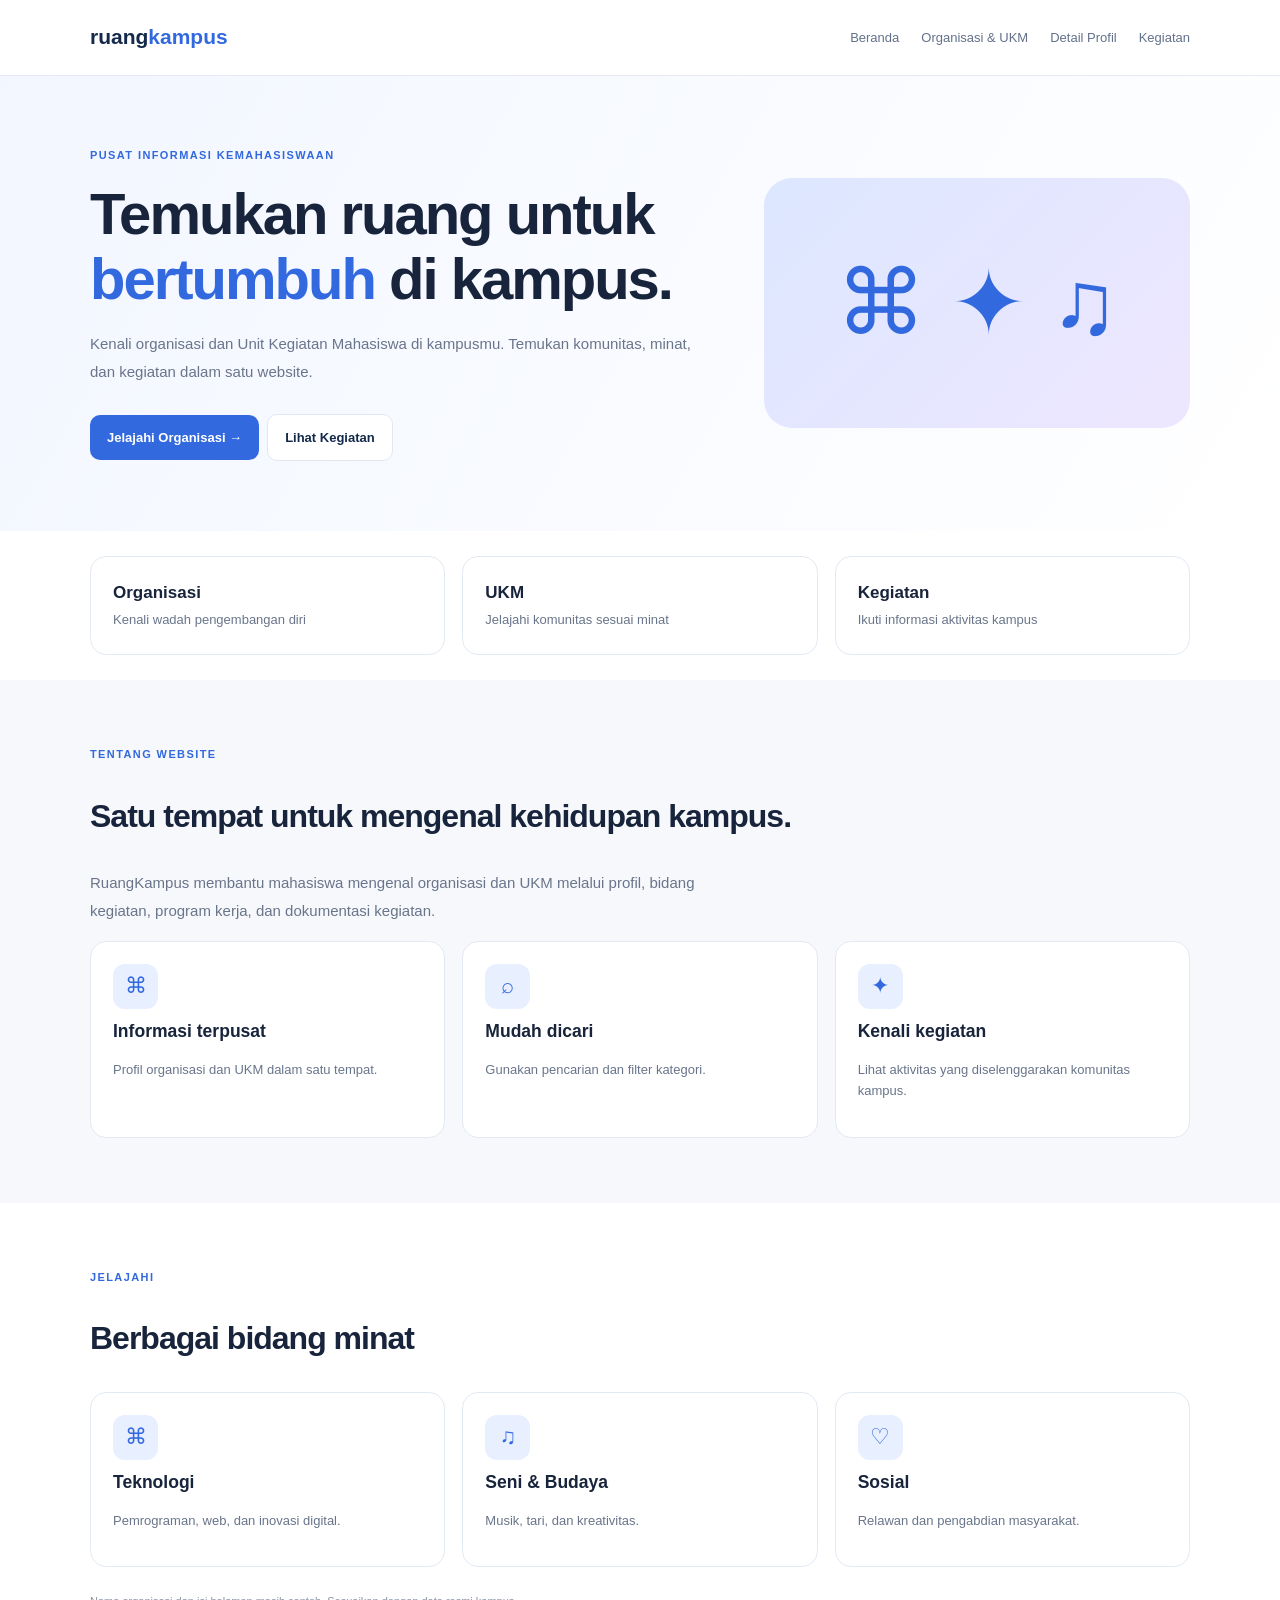
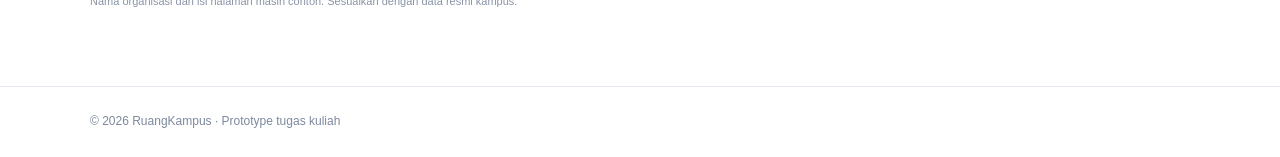
<file: index.html>
<!doctype html>
<html lang="id">

<head>
    <meta charset="utf-8">
    <meta name="viewport" content="width=device-width,initial-scale=1">
    <title>RuangKampus | Beranda</title>
    <link rel="stylesheet" href="style.css">
</head>

<body>
    <header class="site-header">
        <div class="container nav"><a class="brand" href="index.html">ruang<b>kampus</b></a>
            <nav class="navlinks"><a href="index.html">Beranda</a><a href="daftar-ormawa-ukm.html">Organisasi & UKM</a><a
                    href="detail-ormawa-ukm.html">Detail Profil</a><a href="daftar-kegiatan.html">Kegiatan</a></nav>
        </div>
    </header>
    <main>
        <section class="hero">
            <div class="container hero-grid">
                <div>
                    <div class="tag">PUSAT INFORMASI KEMAHASISWAAN</div>
                    <h1>Temukan ruang untuk <span>bertumbuh</span> di kampus.</h1>
                    <p class="lead">Kenali organisasi dan Unit Kegiatan Mahasiswa di kampusmu. Temukan komunitas, minat,
                        dan kegiatan dalam satu website.</p><a class="btn" href="daftar-ormawa-ukm.html">Jelajahi Organisasi
                        →</a><a class="btn light" href="daftar-kegiatan.html">Lihat Kegiatan</a>
                </div>
                <div class="hero-art">⌘ ✦ ♫</div>
            </div>
        </section>
        <section class="container stats">
            <div class="stat"><strong>Organisasi</strong><span>Kenali wadah pengembangan diri</span></div>
            <div class="stat"><strong>UKM</strong><span>Jelajahi komunitas sesuai minat</span></div>
            <div class="stat"><strong>Kegiatan</strong><span>Ikuti informasi aktivitas kampus</span></div>
        </section>
        <section class="section soft">
            <div class="container">
                <div class="kicker">TENTANG WEBSITE</div>
                <h2>Satu tempat untuk mengenal kehidupan kampus.</h2>
                <p class="lead">RuangKampus membantu mahasiswa mengenal organisasi dan UKM melalui profil, bidang
                    kegiatan, program kerja, dan dokumentasi kegiatan.</p>
                <div class="grid">
                    <article class="card">
                        <div class="icon">⌘</div>
                        <h3>Informasi terpusat</h3>
                        <p>Profil organisasi dan UKM dalam satu tempat.</p>
                    </article>
                    <article class="card">
                        <div class="icon">⌕</div>
                        <h3>Mudah dicari</h3>
                        <p>Gunakan pencarian dan filter kategori.</p>
                    </article>
                    <article class="card">
                        <div class="icon">✦</div>
                        <h3>Kenali kegiatan</h3>
                        <p>Lihat aktivitas yang diselenggarakan komunitas kampus.</p>
                    </article>
                </div>
            </div>
        </section>
        <section class="section">
            <div class="container">
                <div class="kicker">JELAJAHI</div>
                <h2>Berbagai bidang minat</h2>
                <div class="grid"><a class="card" href="daftar-ormawa-ukm.html">
                        <div class="icon">⌘</div>
                        <h3>Teknologi</h3>
                        <p>Pemrograman, web, dan inovasi digital.</p>
                    </a><a class="card" href="daftar-ormawa-ukm.html">
                        <div class="icon">♫</div>
                        <h3>Seni & Budaya</h3>
                        <p>Musik, tari, dan kreativitas.</p>
                    </a><a class="card" href="daftar-ormawa-ukm.html">
                        <div class="icon">♡</div>
                        <h3>Sosial</h3>
                        <p>Relawan dan pengabdian masyarakat.</p>
                    </a></div>
                <p class="note">Nama organisasi dan isi halaman masih contoh. Sesuaikan dengan data resmi kampus.</p>
            </div>
        </section>
    </main>
    <footer class="footer">
        <div class="container">© 2026 RuangKampus · Prototype tugas kuliah</div>
    </footer>
</body>

</html>
</file>
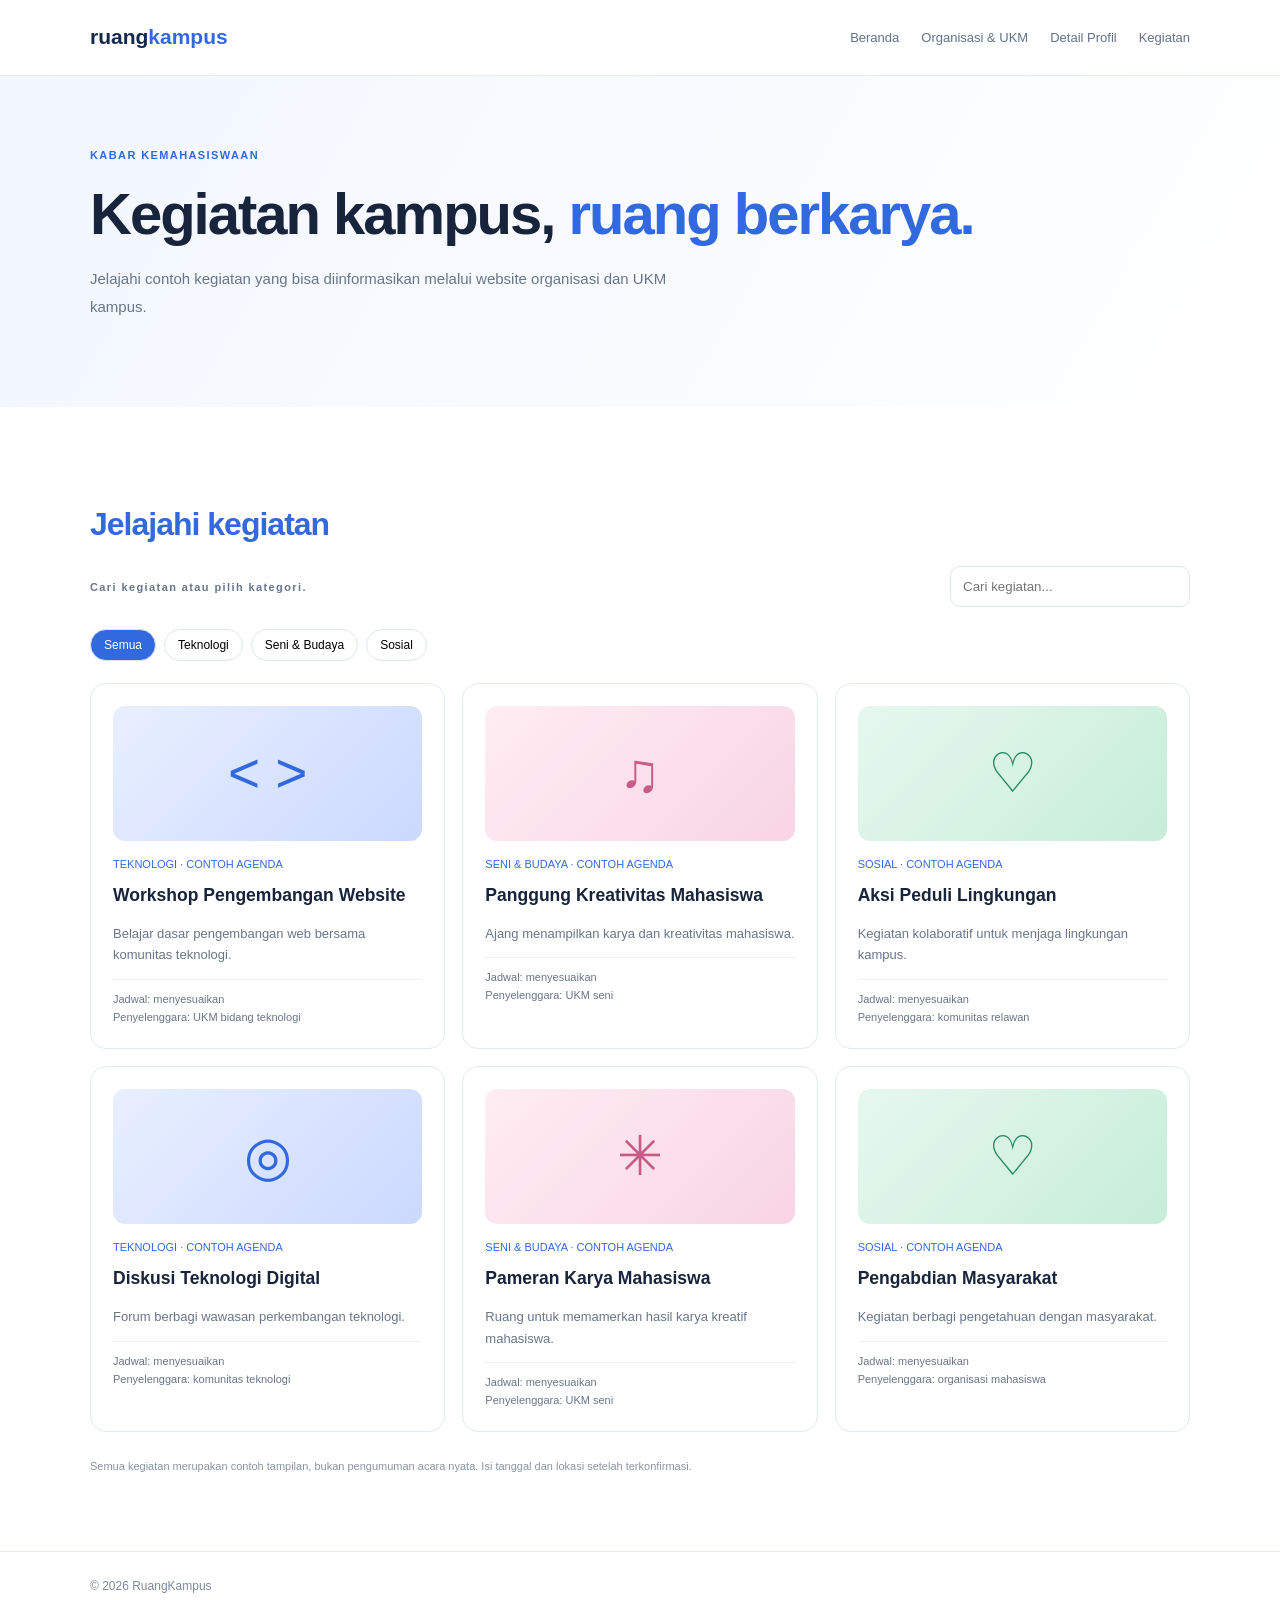
<file: daftar-kegiatan.html>
<!doctype html>
<html lang="id">

<head>
    <meta charset="utf-8">
    <meta name="viewport" content="width=device-width, initial-scale=1">

    <title>Kegiatan Kampus | RuangKampus</title>

    <link rel="stylesheet" href="style.css">
</head>

<body>

    <header class="site-header">
        <div class="container nav">

            <a class="brand" href="index.html">
                ruang<b>kampus</b>
            </a>

            <nav class="navlinks">
                <a href="index.html">Beranda</a>
                <a href="daftar-ormawa-ukm.html">Organisasi & UKM</a>
                <a href="detail-ormawa-ukm.html">Detail Profil</a>
                <a href="daftar-kegiatan.html">Kegiatan</a>
            </nav>

        </div>
    </header>


    <section class="pagehero">
        <div class="container">

            <div class="tag">
                KABAR KEMAHASISWAAN
            </div>

            <h1>
                Kegiatan kampus,
                <span>ruang berkarya.</span>
            </h1>

            <p class="lead">
                Jelajahi contoh kegiatan yang bisa diinformasikan
                melalui website organisasi dan UKM kampus.
            </p>

        </div>
    </section>


    <section class="section">
        <div class="container">

            <div class="toolbar">

                <div class="kicker">
                    <h2>Jelajahi kegiatan</h2>

                    <p class="muted">
                        Cari kegiatan atau pilih kategori.
                    </p>
                </div>

                <input
                    class="search"
                    id="eventSearch"
                    placeholder="Cari kegiatan..."
                >

            </div>


            <div class="filters">

                <button class="chip active" data-eventcat="Semua">
                    Semua
                </button>

                <button class="chip" data-eventcat="Teknologi">
                    Teknologi
                </button>

                <button class="chip" data-eventcat="Seni">
                    Seni & Budaya
                </button>

                <button class="chip" data-eventcat="Sosial">
                    Sosial
                </button>

            </div>


            <div class="grid" id="eventgrid">

                <article
                    class="card event"
                    data-cat="Teknologi"
                    data-name="Workshop Pengembangan Website"
                >
                    <div class="event-visual">
                        &lt; &gt;
                    </div>

                    <div class="eventmeta">
                        TEKNOLOGI · CONTOH AGENDA
                    </div>

                    <h3>Workshop Pengembangan Website</h3>

                    <p>
                        Belajar dasar pengembangan web bersama
                        komunitas teknologi.
                    </p>

                    <div class="event-info">
                        Jadwal: menyesuaikan<br>
                        Penyelenggara: UKM bidang teknologi
                    </div>
                </article>


                <article
                    class="card event"
                    data-cat="Seni"
                    data-name="Panggung Kreativitas Mahasiswa"
                >
                    <div class="event-visual pink">
                        ♫
                    </div>

                    <div class="eventmeta">
                        SENI & BUDAYA · CONTOH AGENDA
                    </div>

                    <h3>Panggung Kreativitas Mahasiswa</h3>

                    <p>
                        Ajang menampilkan karya dan kreativitas
                        mahasiswa.
                    </p>

                    <div class="event-info">
                        Jadwal: menyesuaikan<br>
                        Penyelenggara: UKM seni
                    </div>
                </article>


                <article
                    class="card event"
                    data-cat="Sosial"
                    data-name="Aksi Peduli Lingkungan"
                >
                    <div class="event-visual green">
                        ♡
                    </div>

                    <div class="eventmeta">
                        SOSIAL · CONTOH AGENDA
                    </div>

                    <h3>Aksi Peduli Lingkungan</h3>

                    <p>
                        Kegiatan kolaboratif untuk menjaga
                        lingkungan kampus.
                    </p>

                    <div class="event-info">
                        Jadwal: menyesuaikan<br>
                        Penyelenggara: komunitas relawan
                    </div>
                </article>


                <article
                    class="card event"
                    data-cat="Teknologi"
                    data-name="Diskusi Teknologi Digital"
                >
                    <div class="event-visual">
                        ◎
                    </div>

                    <div class="eventmeta">
                        TEKNOLOGI · CONTOH AGENDA
                    </div>

                    <h3>Diskusi Teknologi Digital</h3>

                    <p>
                        Forum berbagi wawasan perkembangan
                        teknologi.
                    </p>

                    <div class="event-info">
                        Jadwal: menyesuaikan<br>
                        Penyelenggara: komunitas teknologi
                    </div>
                </article>


                <article
                    class="card event"
                    data-cat="Seni"
                    data-name="Pameran Karya Mahasiswa"
                >
                    <div class="event-visual pink">
                        ✳
                    </div>

                    <div class="eventmeta">
                        SENI & BUDAYA · CONTOH AGENDA
                    </div>

                    <h3>Pameran Karya Mahasiswa</h3>

                    <p>
                        Ruang untuk memamerkan hasil karya
                        kreatif mahasiswa.
                    </p>

                    <div class="event-info">
                        Jadwal: menyesuaikan<br>
                        Penyelenggara: UKM seni
                    </div>
                </article>


                <article
                    class="card event"
                    data-cat="Sosial"
                    data-name="Pengabdian Masyarakat"
                >
                    <div class="event-visual green">
                        ♡
                    </div>

                    <div class="eventmeta">
                        SOSIAL · CONTOH AGENDA
                    </div>

                    <h3>Pengabdian Masyarakat</h3>

                    <p>
                        Kegiatan berbagi pengetahuan dengan
                        masyarakat.
                    </p>

                    <div class="event-info">
                        Jadwal: menyesuaikan<br>
                        Penyelenggara: organisasi mahasiswa
                    </div>
                </article>

            </div>


            <div class="empty hidden" id="eventEmpty">
                Kegiatan tidak ditemukan. Coba kata kunci lain.
            </div>

            <p class="note">
                Semua kegiatan merupakan contoh tampilan, bukan
                pengumuman acara nyata. Isi tanggal dan lokasi
                setelah terkonfirmasi.
            </p>

        </div>
    </section>


    <footer class="footer">
        <div class="container">
            © 2026 RuangKampus
        </div>
    </footer>


    <script src="script.js"></script>

</body>

</html>
</file>
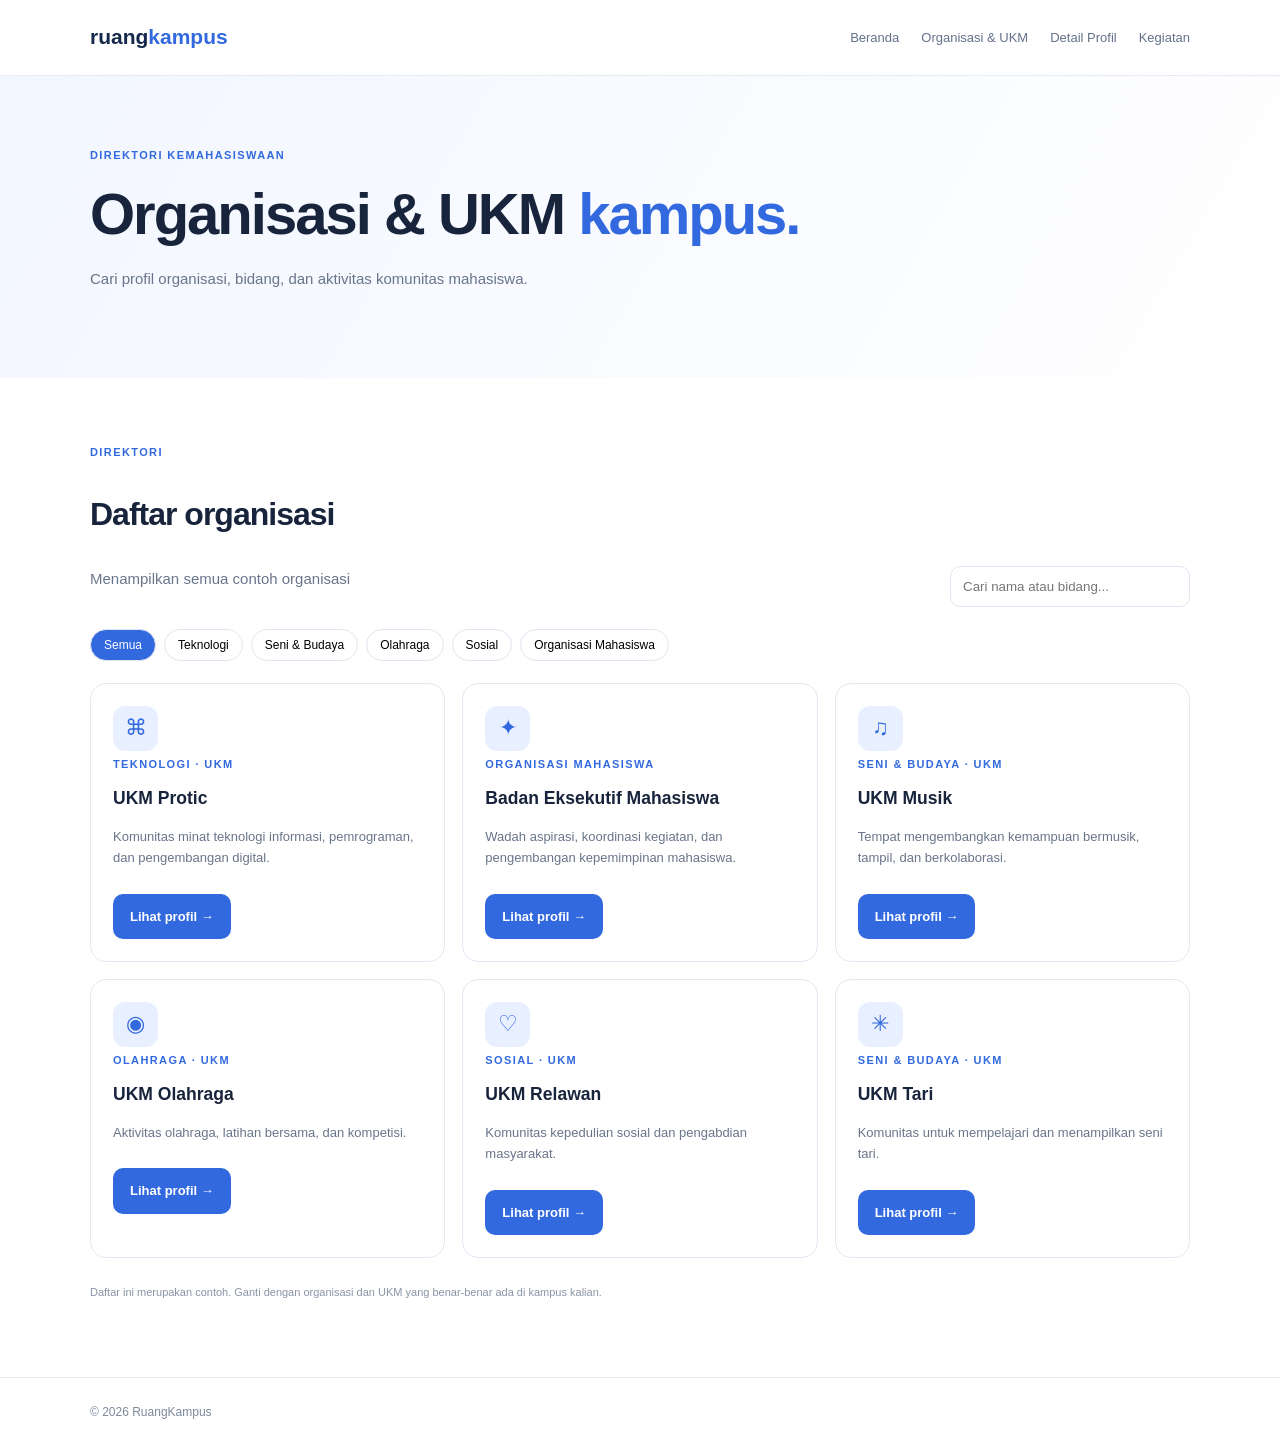
<file: daftar-ormawa-ukm.html>
<!doctype html>
<html lang="id">

<head>
    <meta charset="utf-8">
    <meta name="viewport" content="width=device-width, initial-scale=1">

    <title>Organisasi & UKM | RuangKampus</title>

    <link rel="stylesheet" href="style.css">
</head>

<body>

    <header class="site-header">
        <div class="container nav">

            <a class="brand" href="index.html">
                ruang<b>kampus</b>
            </a>

            <nav class="navlinks">
                <a href="index.html">Beranda</a>
                <a href="daftar-ormawa-ukm.html">Organisasi & UKM</a>
                <a href="detail-ormawa-ukm.html">Detail Profil</a>
                <a href="daftar-kegiatan.html">Kegiatan</a>
            </nav>

        </div>
    </header>


    <section class="pagehero">
        <div class="container">

            <div class="tag">
                DIREKTORI KEMAHASISWAAN
            </div>

            <h1>
                Organisasi & UKM
                <span>kampus.</span>
            </h1>

            <p class="lead">
                Cari profil organisasi, bidang, dan aktivitas
                komunitas mahasiswa.
            </p>

        </div>
    </section>


    <section class="section">
        <div class="container">

            <div class="toolbar">

                <div>
                    <div class="kicker">
                        DIREKTORI
                    </div>

                    <h2>Daftar organisasi</h2>

                    <p class="muted" id="count">
                        Menampilkan semua contoh organisasi
                    </p>
                </div>

                <input
                    class="search"
                    id="search"
                    placeholder="Cari nama atau bidang..."
                >

            </div>


            <div class="filters">

                <button class="chip active" data-cat="Semua">
                    Semua
                </button>

                <button class="chip" data-cat="Teknologi">
                    Teknologi
                </button>

                <button class="chip" data-cat="Seni">
                    Seni & Budaya
                </button>

                <button class="chip" data-cat="Olahraga">
                    Olahraga
                </button>

                <button class="chip" data-cat="Sosial">
                    Sosial
                </button>

                <button class="chip" data-cat="Organisasi Mahasiswa">
                    Organisasi Mahasiswa
                </button>

            </div>


            <div class="grid" id="orggrid">

                <article
                    class="card org"
                    data-cat="Teknologi"
                    data-name="UKM Protic programming teknologi"
                >
                    <div class="icon">⌘</div>

                    <small class="kicker">
                        TEKNOLOGI · UKM
                    </small>

                    <h3>UKM Protic</h3>

                    <p>
                        Komunitas minat teknologi informasi,
                        pemrograman, dan pengembangan digital.
                    </p>

                    <a class="btn" href="detail-ormawa-ukm.html">
                        Lihat profil →
                    </a>
                </article>


                <article
                    class="card org"
                    data-cat="Organisasi Mahasiswa"
                    data-name="Badan Eksekutif Mahasiswa BEM"
                >
                    <div class="icon">✦</div>

                    <small class="kicker">
                        ORGANISASI MAHASISWA
                    </small>

                    <h3>Badan Eksekutif Mahasiswa</h3>

                    <p>
                        Wadah aspirasi, koordinasi kegiatan,
                        dan pengembangan kepemimpinan mahasiswa.
                    </p>

                    <a class="btn" href="detail-ormawa-ukm.html">
                        Lihat profil →
                    </a>
                </article>


                <article
                    class="card org"
                    data-cat="Seni"
                    data-name="UKM Musik seni budaya"
                >
                    <div class="icon">♫</div>

                    <small class="kicker">
                        SENI & BUDAYA · UKM
                    </small>

                    <h3>UKM Musik</h3>

                    <p>
                        Tempat mengembangkan kemampuan bermusik,
                        tampil, dan berkolaborasi.
                    </p>

                    <a class="btn" href="detail-ormawa-ukm.html">
                        Lihat profil →
                    </a>
                </article>


                <article
                    class="card org"
                    data-cat="Olahraga"
                    data-name="UKM Olahraga basket futsal"
                >
                    <div class="icon">◉</div>

                    <small class="kicker">
                        OLAHRAGA · UKM
                    </small>

                    <h3>UKM Olahraga</h3>

                    <p>
                        Aktivitas olahraga, latihan bersama,
                        dan kompetisi.
                    </p>

                    <a class="btn" href="detail-ormawa-ukm.html">
                        Lihat profil →
                    </a>
                </article>


                <article
                    class="card org"
                    data-cat="Sosial"
                    data-name="UKM Relawan sosial"
                >
                    <div class="icon">♡</div>

                    <small class="kicker">
                        SOSIAL · UKM
                    </small>

                    <h3>UKM Relawan</h3>

                    <p>
                        Komunitas kepedulian sosial dan
                        pengabdian masyarakat.
                    </p>

                    <a class="btn" href="detail-ormawa-ukm.html">
                        Lihat profil →
                    </a>
                </article>


                <article
                    class="card org"
                    data-cat="Seni"
                    data-name="UKM Tari seni budaya"
                >
                    <div class="icon">✳</div>

                    <small class="kicker">
                        SENI & BUDAYA · UKM
                    </small>

                    <h3>UKM Tari</h3>

                    <p>
                        Komunitas untuk mempelajari dan
                        menampilkan seni tari.
                    </p>

                    <a class="btn" href="detail-ormawa-ukm.html">
                        Lihat profil →
                    </a>
                </article>

            </div>


            <div class="empty hidden" id="empty">
                Organisasi tidak ditemukan. Coba kata kunci lain.
            </div>

            <p class="note">
                Daftar ini merupakan contoh. Ganti dengan organisasi
                dan UKM yang benar-benar ada di kampus kalian.
            </p>

        </div>
    </section>


    <footer class="footer">
        <div class="container">
            © 2026 RuangKampus
        </div>
    </footer>


    <script src="script.js"></script>

</body>

</html>
</file>
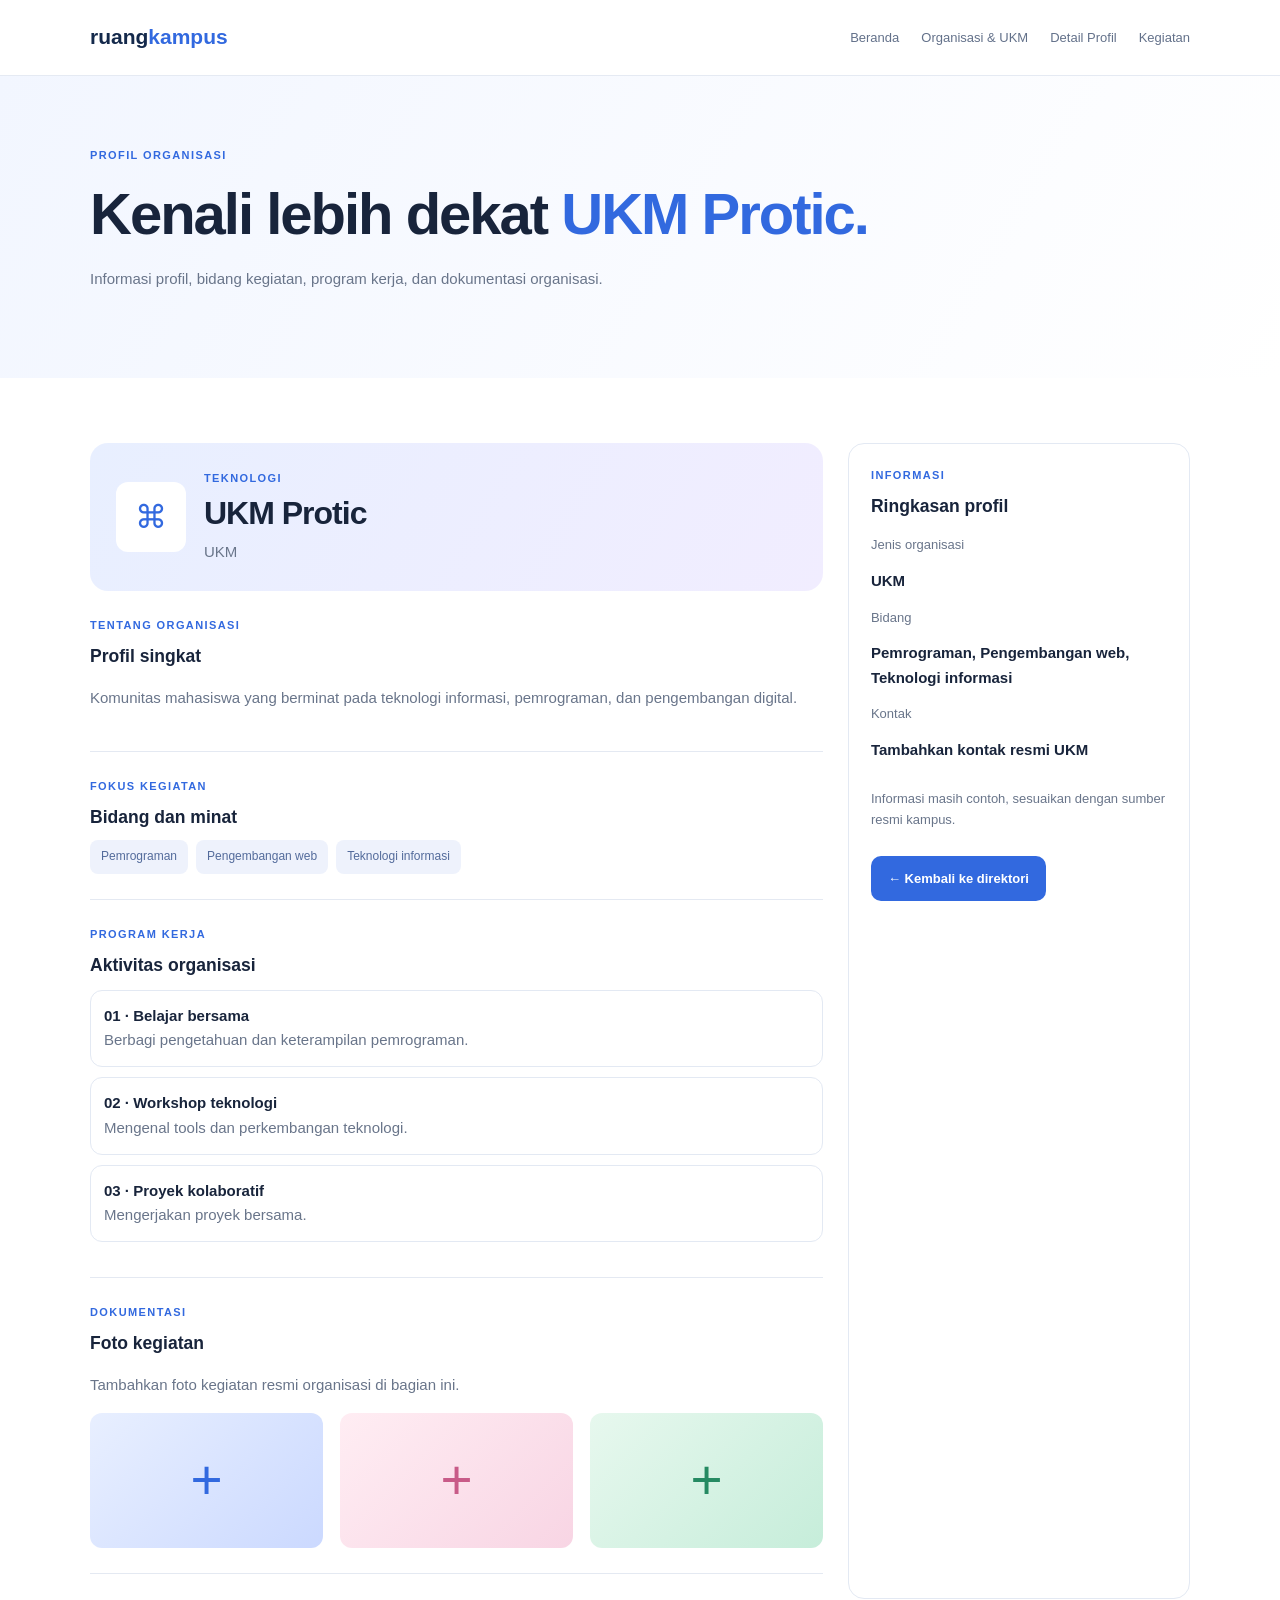
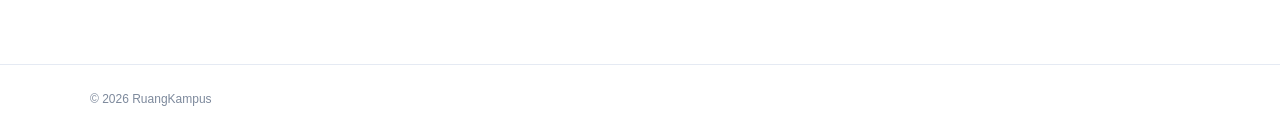
<file: detail-ormawa-ukm.html>
<!doctype html>
<html lang="id">

<head>
    <meta charset="utf-8">
    <meta name="viewport" content="width=device-width, initial-scale=1">

    <title>Detail Profil | RuangKampus</title>

    <link rel="stylesheet" href="style.css">
</head>

<body>

    <header class="site-header">
        <div class="container nav">

            <a class="brand" href="index.html">
                ruang<b>kampus</b>
            </a>

            <nav class="navlinks">
                <a href="index.html">Beranda</a>
                <a href="daftar-ormawa-ukm.html">Organisasi & UKM</a>
                <a href="detail-ormawa-ukm.html">Detail Profil</a>
                <a href="daftar-kegiatan.html">Kegiatan</a>
            </nav>

        </div>
    </header>


    <section class="pagehero">
        <div class="container">

            <div class="tag">
                PROFIL ORGANISASI
            </div>

            <h1>
                Kenali lebih dekat
                <span id="heading">komunitas kampus.</span>
            </h1>

            <p class="lead">
                Informasi profil, bidang kegiatan, program kerja,
                dan dokumentasi organisasi.
            </p>

        </div>
    </section>


    <section class="section">
        <div class="container two-col">

            <article>

                <div class="banner">

                    <div class="icon" id="symbol">
                        ⌘
                    </div>

                    <div>
                        <div class="kicker" id="category">
                            TEKNOLOGI
                        </div>

                        <h2 id="name">
                            UKM Protic
                        </h2>

                        <span id="type" class="muted">
                            UKM
                        </span>
                    </div>

                </div>


                <div class="block">

                    <div class="kicker">
                        TENTANG ORGANISASI
                    </div>

                    <h3>Profil singkat</h3>

                    <p class="muted" id="description">
                        Profil organisasi.
                    </p>

                </div>


                <div class="block">

                    <div class="kicker">
                        FOKUS KEGIATAN
                    </div>

                    <h3>Bidang dan minat</h3>

                    <div class="taglist" id="fields"></div>

                </div>


                <div class="block">

                    <div class="kicker">
                        PROGRAM KERJA
                    </div>

                    <h3>Aktivitas organisasi</h3>

                    <div id="programs"></div>

                </div>


                <div class="block">

                    <div class="kicker">
                        DOKUMENTASI
                    </div>

                    <h3>Foto kegiatan</h3>

                    <p class="muted">
                        Tambahkan foto kegiatan resmi organisasi
                        di bagian ini.
                    </p>

                    <div class="grid">

                        <div class="event-visual">
                            +
                        </div>

                        <div class="event-visual pink">
                            +
                        </div>

                        <div class="event-visual green">
                            +
                        </div>

                    </div>

                </div>

            </article>


            <aside class="card">

                <div class="kicker">
                    INFORMASI
                </div>

                <h3>Ringkasan profil</h3>

                <p class="muted">
                    Jenis organisasi
                </p>

                <strong id="asideType">
                    UKM
                </strong>

                <p class="muted">
                    Bidang
                </p>

                <strong id="asideField">
                    Teknologi
                </strong>

                <p class="muted">
                    Kontak
                </p>

                <strong id="contact">
                    Tambahkan kontak resmi
                </strong>

                <p class="note">
                    Informasi masih contoh, sesuaikan dengan
                    sumber resmi kampus.
                </p>

                <a class="btn" href="daftar-ormawa-ukm.html">
                    ← Kembali ke direktori
                </a>

            </aside>

        </div>
    </section>


    <footer class="footer">
        <div class="container">
            © 2026 RuangKampus
        </div>
    </footer>


    <script src="script.js"></script>

</body>

</html>
</file>
<file: style.css>
* {
    box-sizing: border-box
}

body {
    margin: 0;
    font: 15px Arial, sans-serif;
    color: #18243b;
    background: #fff;
    line-height: 1.65
}

a {
    text-decoration: none;
    color: inherit
}

.container {
    width: min(1100px, 92%);
    margin: auto
}

.site-header {
    border-bottom: 1px solid #e5eaf3;
    position: sticky;
    top: 0;
    background: #fff
}

.nav {
    display: flex;
    justify-content: space-between;
    align-items: center;
    padding: 20px 0;
    gap: 20px
}

.brand {
    font-size: 21px;
    font-weight: 800;
    color: #14294b
}

.brand b {
    color: #3269df
}

.navlinks {
    display: flex;
    gap: 22px;
    font-size: 13px;
    color: #63718a
}

.navlinks a:hover {
    color: #3269df
}

.hero,
.pagehero {
    background: linear-gradient(120deg, #f2f6ff, #fff);
    padding: 70px 0
}

.hero-grid {
    display: grid;
    grid-template-columns: 1.2fr .8fr;
    gap: 35px;
    align-items: center
}

.tag,
.kicker {
    color: #3269df;
    font-size: 11px;
    font-weight: 800;
    letter-spacing: 1.4px
}

.hero h1,
.pagehero h1 {
    font-size: clamp(36px, 5vw, 58px);
    line-height: 1.12;
    letter-spacing: -2px;
    margin: 18px 0
}

.hero h1 span,
.pagehero h1 span {
    color: #3269df
}

.lead {
    color: #69758a;
    line-height: 1.9;
    max-width: 620px
}

.btn {
    display: inline-block;
    background: #3269df;
    color: #fff;
    padding: 12px 17px;
    border-radius: 10px;
    font-weight: bold;
    font-size: 13px;
    margin: 12px 8px 0 0
}

.btn.light {
    background: white;
    color: #14294b;
    border: 1px solid #e1e7f1
}

.hero-art {
    min-height: 250px;
    border-radius: 28px;
    background: linear-gradient(135deg, #dce7ff, #eee6ff);
    display: grid;
    place-items: center;
    font-size: 90px;
    color: #3269df
}

.section {
    padding: 65px 0
}

.soft {
    background: #f6f8fc
}

.section h2 {
    font-size: 32px;
    letter-spacing: -1px
}

.muted {
    color: #69758a
}

.stats,
.grid {
    display: grid;
    grid-template-columns: repeat(3, 1fr);
    gap: 17px
}

.stats {
    padding: 25px 0
}

.stat,
.card {
    border: 1px solid #e3e9f3;
    border-radius: 16px;
    padding: 22px;
    background: #fff
}

.stat strong {
    display: block;
    font-size: 17px
}

.stat span,
.card p {
    font-size: 13px;
    color: #69758a
}

.card h3 {
    margin: 8px 0
}

.icon {
    width: 45px;
    height: 45px;
    display: grid;
    place-items: center;
    background: #e8efff;
    color: #3269df;
    border-radius: 12px;
    font-size: 22px
}

.filters {
    display: flex;
    gap: 8px;
    flex-wrap: wrap;
    margin: 22px 0
}

.chip {
    border: 1px solid #dfe6f1;
    background: white;
    padding: 8px 13px;
    border-radius: 22px;
    cursor: pointer;
    font-size: 12px
}

.chip.active,
.chip:hover {
    background: #3269df;
    color: #fff
}

.toolbar {
    display: flex;
    justify-content: space-between;
    align-items: end;
    gap: 20px
}

.search {
    border: 1px solid #dfe6f1;
    border-radius: 10px;
    padding: 12px;
    min-width: 240px
}

.card button {
    border: 0;
    border-top: 1px solid #e8edf5;
    background: white;
    color: #3269df;
    font-weight: bold;
    padding: 14px 0 0;
    cursor: pointer
}

.banner {
    padding: 26px;
    background: linear-gradient(120deg, #e8efff, #f1edff);
    border-radius: 18px;
    display: flex;
    gap: 18px;
    align-items: center;
    margin-bottom: 25px
}

.banner .icon {
    width: 70px;
    height: 70px;
    font-size: 32px;
    background: #fff
}

.banner h2 {
    margin: 0
}

.two-col {
    display: grid;
    grid-template-columns: 1.5fr .7fr;
    gap: 25px
}

.block {
    padding: 0 0 25px;
    margin-bottom: 25px;
    border-bottom: 1px solid #e4e9f2
}

.block h3 {
    margin: 8px 0
}

.taglist {
    display: flex;
    gap: 8px;
    flex-wrap: wrap
}

.taglist span {
    padding: 7px 11px;
    background: #eef2fc;
    color: #536b9b;
    border-radius: 8px;
    font-size: 12px
}

.event-visual {
    height: 135px;
    border-radius: 12px;
    display: grid;
    place-items: center;
    font-size: 55px;
    color: #3269df;
    background: linear-gradient(135deg, #e8efff, #cbd9ff)
}

.pink {
    background: linear-gradient(135deg, #ffedf3, #f8d5e4);
    color: #c85b88
}

.green {
    background: linear-gradient(135deg, #e7f8ee, #c6edda);
    color: #258a62
}

.eventmeta {
    font-size: 11px;
    color: #3269df;
    margin-top: 14px
}

.event-info {
    font-size: 11px;
    color: #69758a;
    border-top: 1px solid #edf0f6;
    padding-top: 10px;
    margin-top: 12px
}

.footer {
    padding: 25px 0;
    border-top: 1px solid #e5eaf3;
    color: #7d899c;
    font-size: 12px
}

.hidden {
    display: none !important
}

.note {
    font-size: 11px;
    color: #8994a6;
    margin-top: 25px
}

.program {
    padding: 13px;
    border: 1px solid #e3e9f3;
    border-radius: 12px;
    margin: 10px 0
}

.program strong {
    display: block
}

.empty {
    text-align: center;
    padding: 40px;
    color: #69758a
}

@media(max-width:700px) {
    .nav {
        align-items: flex-start;
        flex-direction: column
    }

    .navlinks {
        flex-wrap: wrap;
        gap: 14px
    }

    .hero-grid,
    .two-col {
        grid-template-columns: 1fr
    }

    .hero {
        padding: 48px 0
    }

    .hero-art {
        min-height: 170px
    }

    .stats,
    .grid {
        grid-template-columns: 1fr
    }

    .toolbar {
        align-items: stretch;
        flex-direction: column
    }

    .search {
        min-width: 0;
        width: 100%
    }

    .section {
        padding: 45px 0
    }

    .pagehero {
        padding: 45px 0
    }
}
</file>
